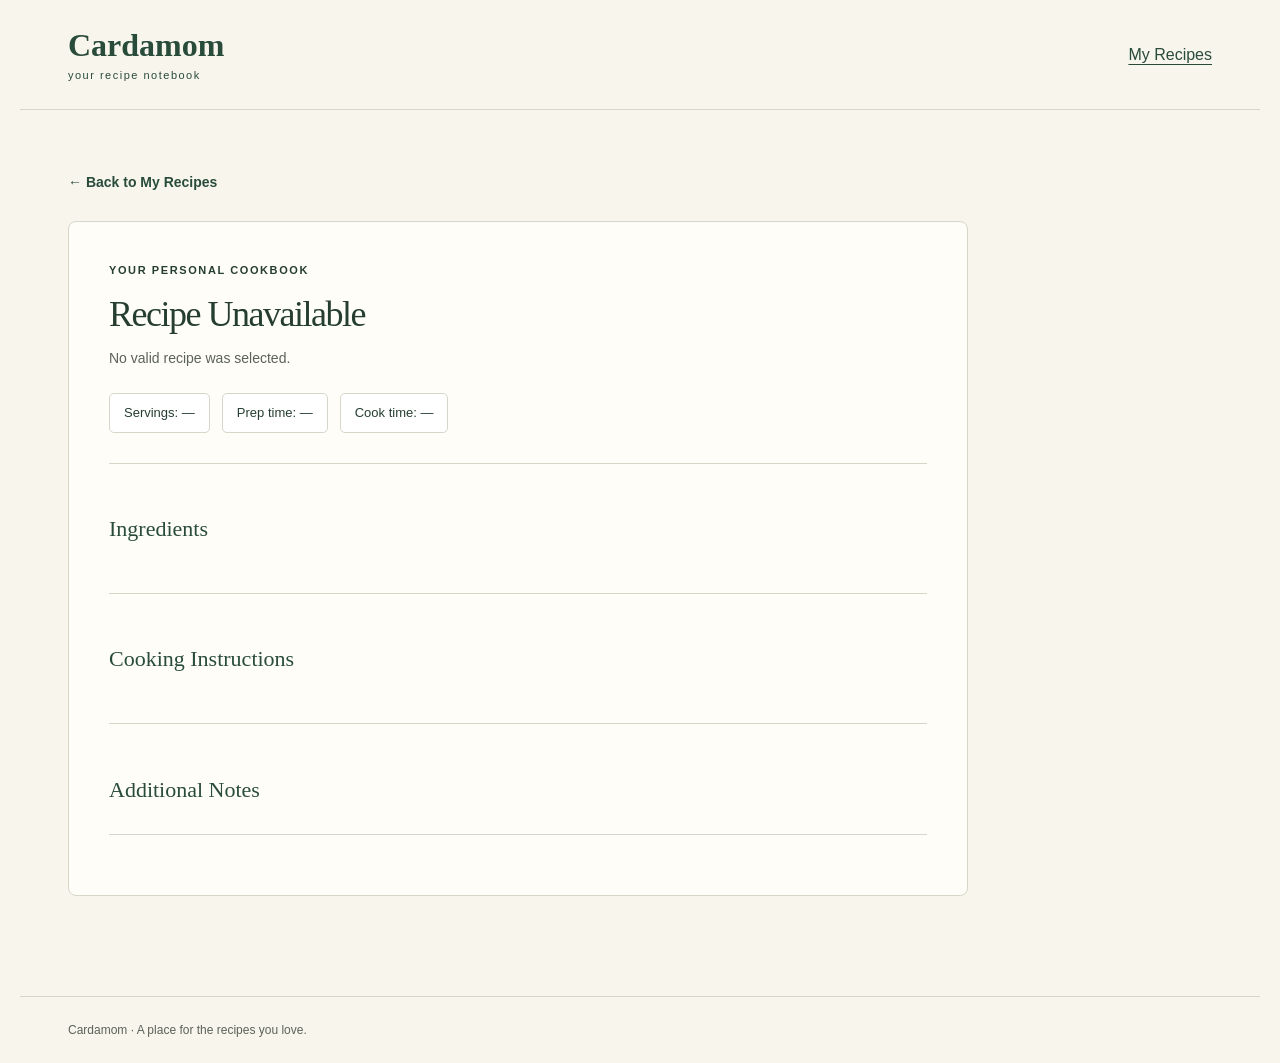
<file: frontend/recipe.html>
<!doctype html>
<!--
  University of Florida
  Cardamom Project
  By Gianluca Perrella (frontend contributions)
  CEN3031 Fall, 2026
  Displays the ingredients, instructions and details of a recipe.
-->
<html lang="en">
  <head>
    <meta charset="utf-8" />
    <meta name="viewport" content="width=device-width, initial-scale=1" />
    <title>Recipe Details | Cardamom</title>

    <link rel="stylesheet" href="dashboard.css" />
    <link rel="stylesheet" href="recipe.css" />
    <script src="recipe-card.js" defer></script>
    <script src="recipe.js" defer></script>
  </head>

  <body>
    <header class="dashboard-header">
      <a class="brand" href="dashboard.html">
        Cardamom
        <span>your recipe notebook</span>
      </a>

      <nav aria-label="Main navigation">
        <a href="dashboard.html">My Recipes</a>
      </nav>
    </header>

    <main class="dashboard-main">
      <a href="dashboard.html" class="back-link"> &larr; Back to My Recipes </a>

      <article class="recipe-details">
        <header class="recipe-details-header">
          <p class="eyebrow">Your personal cookbook</p>

          <h1 id="recipe-name">Loading recipe...</h1>

          <p class="demo-note" id="recipe-message" role="status" aria-live="polite">
            Waiting for recipe details...
          </p>

          <div class="recipe-info">
            <span id="recipe-servings">Servings: —</span>
            <span id="recipe-prep">Prep time: —</span>
            <span id="recipe-cook">Cook time: —</span>
          </div>
        </header>

        <img id="recipe-photo" class="recipe-photo" alt="" referrerpolicy="no-referrer" hidden />

        <section class="recipe-details-section">
          <h2>Ingredients</h2>
          <p id="recipe-ingredients"></p>
        </section>

        <section class="recipe-details-section">
          <h2>Cooking Instructions</h2>
          <p id="recipe-steps"></p>
        </section>

        <section class="recipe-details-section">
          <h2>Additional Notes</h2>
          <p id="recipe-notes"></p>
        </section>

        <div id="favorite-controls" class="favorite-controls" hidden>
          <button id="favorite-button" class="favorite-button" type="button" hidden>
            Save to favorites
          </button>
          <p id="favorite-message" role="status" aria-live="polite"></p>
        </div>

        <!-- Edit and delete actions at the bottom of the recipe -->
        <div class="delete-recipe-actions">
          <a id="edit-recipe-link" class="edit-recipe-link" href="dashboard.html" hidden>
            Edit Recipe
          </a>
          <button id="delete-recipe-button" class="delete-recipe-button" type="button" hidden>
            Delete Recipe
          </button>
        </div>
      </article>
    </main>

    <footer>Cardamom &middot; A place for the recipes you love.</footer>
  </body>
</html>
</file>
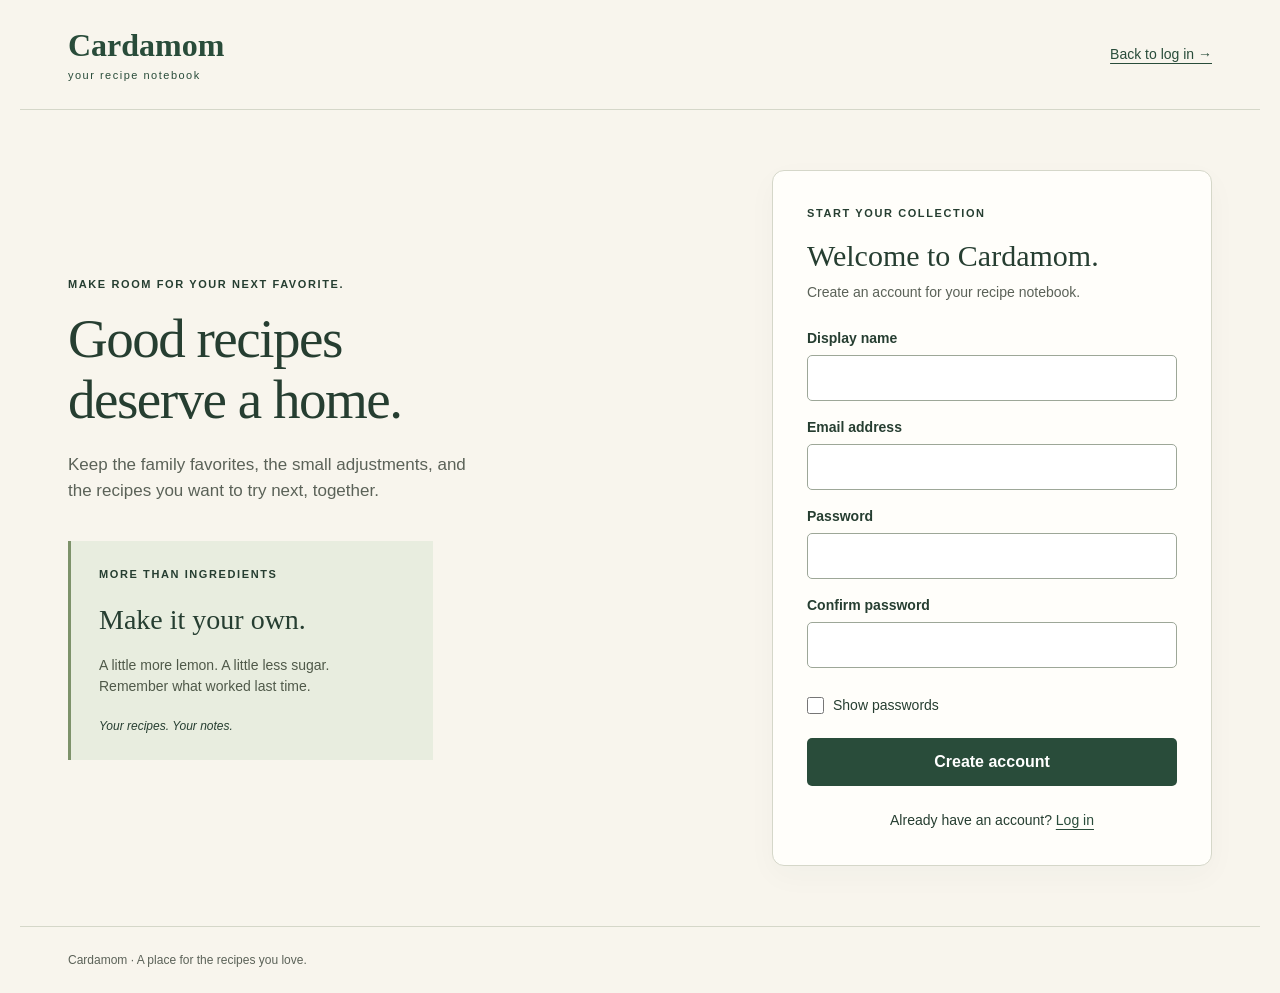
<file: frontend/register.html>
<!doctype html>
<!--
  University of Florida
  Cardamom Project
  By Gianluca Perrella (frontend contributions)
  CEN3031 Fall, 2026
  Provides the new user registration page.
-->
<html lang="en">
  <head>
    <meta charset="utf-8" />
    <meta name="viewport" content="width=device-width, initial-scale=1" />
    <title>Create an account | Cardamom</title>
    <link rel="stylesheet" href="styles.css" />
    <script src="auth.js" defer></script>
  </head>
  <body>
    <header class="site-header">
      <a class="brand" href="index.html">Cardamom<span>your recipe notebook</span></a>
      <a class="header-link" href="index.html">Back to log in &rarr;</a>
    </header>
    <main class="auth-layout">
      <section class="introduction" aria-labelledby="intro-title">
        <p class="eyebrow">Make room for your next favorite.</p>
        <h1 id="intro-title">Good recipes<br />deserve a home.</h1>
        <p class="intro-copy">
          Keep the family favorites, the small adjustments, and the recipes you want to try next,
          together.
        </p>
        <div class="recipe-note" aria-label="Example cooking note">
          <p class="eyebrow">More than ingredients</p>
          <h2>Make it your own.</h2>
          <p>A little more lemon. A little less sugar.<br />Remember what worked last time.</p>
          <span class="note-tag">Your recipes. Your notes.</span>
        </div>
      </section>
      <section class="form-card" aria-labelledby="form-title">
        <p class="eyebrow">Start your collection</p>
        <h2 id="form-title">Welcome to Cardamom.</h2>
        <p class="form-intro">Create an account for your recipe notebook.</p>
        <noscript><p class="form-message">Enable JavaScript to try this form preview.</p></noscript>
        <form id="auth-form" data-mode="register" novalidate>
          <div class="field">
            <label for="display-name">Display name</label>
            <input
              id="display-name"
              type="text"
              autocomplete="nickname"
              required
              aria-describedby="display-name-error"
            />
            <p id="display-name-error" class="field-error"></p>
          </div>
          <div class="field">
            <label for="email">Email address</label>
            <input
              id="email"
              type="email"
              autocomplete="username"
              required
              aria-describedby="email-error"
            />
            <p id="email-error" class="field-error"></p>
          </div>
          <div class="field">
            <label for="password">Password</label>
            <input
              id="password"
              type="password"
              autocomplete="new-password"
              required
              aria-describedby="password-error"
            />
            <p id="password-error" class="field-error"></p>
          </div>
          <div class="field">
            <label for="confirm-password">Confirm password</label>
            <input
              id="confirm-password"
              type="password"
              autocomplete="new-password"
              required
              aria-describedby="confirm-password-error"
            />
            <p id="confirm-password-error" class="field-error"></p>
          </div>
          <label class="checkbox-label"
            ><input id="show-password" type="checkbox" /> Show passwords</label
          >
          <button class="submit-button" type="submit" disabled>Create account</button>
          <p id="form-message" class="form-message" role="status" aria-live="polite" hidden></p>
        </form>
        <p class="switch-page">Already have an account? <a href="index.html">Log in</a></p>
      </section>
    </main>
    <footer>Cardamom &middot; A place for the recipes you love.</footer>
  </body>
</html>
</file>
<file: frontend/dashboard.css>
/*
 * University of Florida
 * Cardamom Project
 * By Gianluca Perrella (frontend contributions)
 * CEN3031 Fall, 2026
 * Defines the dashboard layout, navigation and recipe card styling.
 */

@import url('./styles.css');

/* Layout principal do dashboard */
body {
  min-height: 100vh;
}

.dashboard-header {
  max-width: 1240px;
  margin: auto;
  padding: 28px 48px;
  display: flex;
  justify-content: space-between;
  align-items: center;
  gap: 24px;
  border-bottom: 1px solid var(--line);
}

.dashboard-header nav {
  display: flex;
  align-items: center;
  gap: 28px;
}

.current-page {
  font-size: 14px;
  font-weight: bold;
  color: var(--green);
}

#logout-button {
  padding: 10px 18px;
  border: 1px solid var(--green);
  border-radius: 5px;
  background: transparent;
  color: var(--green);
  cursor: pointer;
}

#logout-button:hover {
  background: #e8eddf;
}

/* Conteudo principal */
.dashboard-main {
  max-width: 1240px;
  margin: 0 auto;
  padding: 60px 48px 100px;
}

.welcome-section {
  display: flex;
  justify-content: space-between;
  align-items: center;
  gap: 30px;
  margin-bottom: 70px;
}

.welcome-section h1 {
  margin-bottom: 12px;
}

.welcome-section p:not(.eyebrow) {
  margin: 0;
  color: var(--muted);
  font-size: 16px;
}

.add-button {
  padding: 14px 24px;
  border: none;
  border-radius: 5px;
  background: var(--green);
  color: white;
  font-weight: bold;
  white-space: nowrap;
  display: inline-flex;
  align-items: center;
  justify-content: center;
  text-decoration: none;
  cursor: pointer;
}

.add-button:disabled {
  opacity: 0.55;
  cursor: not-allowed;
}

/* Lista de receitas */
.section-heading {
  display: flex;
  justify-content: space-between;
  align-items: center;
  gap: 16px;
  margin-bottom: 28px;
}

.section-heading h2 {
  margin: 0;
  font-size: 30px;
}

.demo-label {
  padding: 6px 12px;
  border-radius: 20px;
  background: #e8eddf;
  color: var(--green);
  font-size: 12px;
}

.recipe-grid {
  display: grid;
  grid-template-columns: repeat(3, minmax(0, 1fr));
  gap: 26px;
}

/* Cartoes das receitas */
.recipe-card {
  overflow: hidden;
  border: 1px solid var(--line);
  border-radius: 8px;
  background: #fffdf8;
  transition: transform 0.2s ease;
}

.recipe-card:hover {
  transform: translateY(-4px);
}

.recipe-card-link {
  display: block;
  color: inherit;
  text-decoration: none;
  cursor: pointer;
}

.recipe-card-link:hover {
  color: inherit;
  text-decoration: none;
}

.recipe-image {
  min-height: 180px;
  padding: 24px;
  display: flex;
  justify-content: center;
  align-items: center;
  background: #e8eddf;
  color: var(--green);
  font-family: Georgia, serif;
  font-size: 30px;
  text-align: center;
}

.recipe-card:nth-child(2) .recipe-image {
  background: #f0e2cf;
}

.recipe-card:nth-child(3) .recipe-image {
  background: #eee0d6;
}

.recipe-content {
  padding: 24px;
}

.recipe-category {
  color: #6b8263;
  font-size: 11px;
  font-weight: bold;
  letter-spacing: 1px;
  text-transform: uppercase;
}

.recipe-content h3 {
  margin: 12px 0;
  font-family: Georgia, serif;
  font-size: 24px;
  font-weight: normal;
}

.recipe-content p {
  min-height: 48px;
  margin-bottom: 24px;
  color: var(--muted);
  font-size: 14px;
}

.recipe-time {
  font-size: 13px;
  font-weight: bold;
  color: var(--green);
}

/* Layout para telas menores */
@media (max-width: 900px) {
  .dashboard-header,
  .dashboard-main {
    padding-left: 24px;
    padding-right: 24px;
  }

  .recipe-grid {
    grid-template-columns: repeat(2, minmax(0, 1fr));
  }
}

@media (max-width: 600px) {
  .dashboard-header {
    padding: 22px 20px;
    flex-wrap: wrap;
  }

  .dashboard-header nav {
    gap: 16px;
  }

  .dashboard-main {
    padding: 40px 20px 70px;
  }

  .welcome-section {
    align-items: flex-start;
    flex-direction: column;
    margin-bottom: 50px;
  }

  .recipe-grid {
    grid-template-columns: 1fr;
  }

  .section-heading h2 {
    font-size: 26px;
  }
}

/* Barra de pesquisa das receitas */
.recipe-search {
  margin-bottom: 28px;
}

.recipe-search label {
  display: block;
  margin-bottom: 8px;
  color: var(--green);
  font-size: 14px;
  font-weight: bold;
}

.recipe-search input {
  width: 100%;
  max-width: 520px;
  box-sizing: border-box;
  padding: 14px 18px;
  border: 1px solid var(--line);
  border-radius: 8px;
  background: #fffdf8;
  color: var(--green);
  font: inherit;
  transition: border-color 0.2s ease;
}

.recipe-search input:focus {
  outline: 2px solid var(--green);
  outline-offset: 2px;
}

/* Melhorias visuais do dashboard */
.welcome-section {
  padding: 36px;
  margin-bottom: 42px;
  border: 1px solid var(--line);
  border-radius: 16px;
  background: linear-gradient(120deg, #e8eddf, #fffdf8);
}

.welcome-section > div {
  min-width: 0;
}

.welcome-section h1 {
  overflow-wrap: anywhere;
}

.add-button {
  border-radius: 8px;
  transition:
    transform 0.2s ease,
    box-shadow 0.2s ease;
}

.add-button:hover {
  transform: translateY(-2px);
  box-shadow: 0 4px 12px rgba(37, 73, 54, 0.18);
}

.recipe-card {
  border-radius: 14px;
  box-shadow: 0 4px 12px rgba(37, 73, 54, 0.06);
  transition:
    transform 0.2s ease,
    box-shadow 0.2s ease;
}

.recipe-card:hover {
  transform: translateY(-5px);
  box-shadow: 0 10px 24px rgba(37, 73, 54, 0.14);
}

.recipe-image {
  min-height: 200px;
  overflow-wrap: anywhere;
}

.recipe-content h3 {
  overflow-wrap: anywhere;
}

.recipe-time {
  display: block;
  padding-top: 14px;
  border-top: 1px solid var(--line);
}

.demo-label {
  padding: 8px 14px;
  font-size: 13px;
  font-weight: bold;
  white-space: nowrap;
}

#collection-message:not(:empty) {
  padding: 24px;
  border: 1px dashed var(--line);
  border-radius: 12px;
  background: #fffdf8;
  color: var(--muted);
  text-align: center;
}

#collection-message:empty {
  display: none;
}

.recipe-search input {
  border-radius: 10px;
  box-shadow: 0 2px 8px rgba(37, 73, 54, 0.04);
}

@media (max-width: 600px) {
  .welcome-section {
    padding: 24px;
  }

  .welcome-section h1 {
    font-size: 32px;
  }

  .dashboard-header nav {
    flex-wrap: wrap;
  }

  .section-heading {
    flex-wrap: wrap;
  }
}

@media (prefers-reduced-motion: reduce) {
  .recipe-card,
  .add-button {
    transition: none;
  }

  .recipe-card:hover,
  .add-button:hover {
    transform: none;
  }
}

/* Fotografias das receitas */
.recipe-image {
  position: relative;
  overflow: hidden;
}

.recipe-card-photo {
  position: absolute;
  inset: 0;
  width: 100%;
  height: 100%;
  object-fit: cover;
  opacity: 0;
}

.recipe-card-photo.is-loaded {
  opacity: 1;
}

/* Pagina da comunidade */
.discover-search {
  display: grid;
  gap: 8px;
  margin: 20px 0;
}

.discover-search label {
  font-size: 14px;
  font-weight: 600;
}

.discover-search input {
  width: 100%;
  padding: 13px 16px;
  font: inherit;
  color: inherit;
  background: white;
  border: 1px solid #cbd5c7;
  border-radius: 10px;
}

.discover-search input:focus {
  outline: 2px solid #64866a;
  outline-offset: 2px;
}

.recipe-content .recipe-author {
  color: #64866a;
  font-size: 13px;
  font-weight: 600;
}

/* Recomendacoes da comunidade */
.recommendations-section {
  margin-top: 48px;
  padding-top: 28px;
  border-top: 1px solid #d8dfd3;
}

.recommendations-description {
  color: #677667;
  font-size: 14px;
  margin: 8px 0 20px;
}

.shuffle-button {
  padding: 9px 16px;
  border: 1px solid #31583b;
  border-radius: 8px;
  background: transparent;
  color: #31583b;
  font: inherit;
  font-size: 13px;
  cursor: pointer;
}

.shuffle-button:hover:not(:disabled) {
  background: #e1ebdd;
}

.shuffle-button:disabled {
  opacity: 0.45;
  cursor: default;
}

.discover-link {
  display: inline-block;
  margin-top: 24px;
  color: #31583b;
  font-weight: 600;
  font-size: 14px;
}

/* Colecao de receitas favoritas */
.favorites-section {
  margin-top: 48px;
  padding-top: 28px;
  border-top: 1px solid #d8dfd3;
}

.favorite-card {
  display: flex;
  flex-direction: column;
  overflow: hidden;
}

.favorite-card .recipe-card-link {
  flex: 1;
  color: inherit;
  text-decoration: none;
}

.favorite-card-actions {
  margin-top: auto;
  padding: 12px 16px;
  border-top: 1px solid #e2e7de;
}

.remove-favorite-button {
  width: 100%;
  padding: 9px 12px;
  border: 1px solid #d9dfd3;
  border-radius: 7px;
  background: transparent;
  color: #a34b4b;
  font: inherit;
  font-size: 13px;
  cursor: pointer;
}

.remove-favorite-button:hover:not(:disabled) {
  background: #f5e8e8;
}

.remove-favorite-button:disabled {
  opacity: 0.5;
  cursor: default;
}
</file>
<file: frontend/recipe.css>
/*
 * University of Florida
 * Cardamom Project
 * By Gianluca Perrella (frontend contributions)
 * CEN3031 Fall, 2026
 * Styles the recipe details page and its action buttons.
 */

/* Link para voltar ao dashboard */
.back-link {
  display: inline-block;
  margin-bottom: 28px;
  color: var(--green);
  font-size: 14px;
  font-weight: bold;
  text-decoration: none;
}

.back-link:hover {
  text-decoration: underline;
}

/* Conteudo principal da receita */
.recipe-details {
  max-width: 900px;
  padding: 40px;
  border: 1px solid var(--line);
  border-radius: 8px;
  background: #fffdf8;
}

/* Nome e informacoes da receita */
.recipe-details-header {
  padding-bottom: 30px;
  border-bottom: 1px solid var(--line);
}

.recipe-details-header h1 {
  margin: 12px 0;
  color: var(--ink);
  font-size: 36px;
}

.demo-note {
  margin-bottom: 24px;
  color: var(--muted);
  font-size: 14px;
}

.recipe-info {
  display: flex;
  flex-wrap: wrap;
  gap: 12px;
}

.recipe-info span {
  padding: 9px 14px;
  border: 1px solid var(--line);
  border-radius: 5px;
  background: white;
  color: var(--ink);
  font-size: 13px;
}

/* Ingredientes, instrucoes e notas */
.recipe-details-section {
  padding: 30px 0;
  border-bottom: 1px solid var(--line);
}

.recipe-details-section:last-of-type {
  padding-bottom: 0;
  border-bottom: none;
}

.recipe-details-section h2 {
  margin-bottom: 18px;
  color: var(--green);
  font-size: 22px;
}

.recipe-details-section p {
  color: var(--ink);
  font-size: 16px;
  line-height: 1.8;
  white-space: pre-line;
  overflow-wrap: anywhere;
}

/* Delete recipe button at the bottom */
.delete-recipe-actions {
  margin-top: 28px;
  padding-top: 20px;
  border-top: 1px solid var(--line);
  text-align: right;
}

.edit-recipe-link {
  display: inline-block;
  margin-right: 10px;
  padding: 12px 20px;
  border: 1px solid var(--green);
  border-radius: 5px;
  color: var(--green);
  font-size: 14px;
  font-weight: bold;
  text-decoration: none;
}

.edit-recipe-link:hover {
  background: var(--green);
  color: white;
}

.edit-recipe-link[hidden] {
  display: none;
}

.delete-recipe-button {
  padding: 12px 20px;
  border: 1px solid var(--error);
  border-radius: 5px;
  background: var(--error);
  color: white;
  font-size: 14px;
  font-weight: bold;
  cursor: pointer;
}

.delete-recipe-button:hover {
  background: #86241d;
  border-color: #86241d;
}

.delete-recipe-button:disabled {
  opacity: 0.6;
  cursor: not-allowed;
}

/* Ajustes para telas menores */
@media (max-width: 680px) {
  .recipe-details {
    padding: 24px 20px;
  }

  .recipe-details-header h1 {
    font-size: 28px;
  }

  .recipe-info {
    gap: 8px;
  }

  .recipe-info span {
    font-size: 12px;
  }

  .recipe-details-section {
    padding: 24px 0;
  }

  .delete-recipe-actions {
    text-align: left;
  }

  .edit-recipe-link {
    display: block;
    margin: 0 0 10px;
    text-align: center;
  }

  .delete-recipe-button {
    width: 100%;
  }
}

/* Fotografia da receita */
.recipe-photo {
  display: block;
  width: 100%;
  max-height: 460px;
  object-fit: cover;
  margin-top: 28px;
  border-radius: 12px;
}

.recipe-photo[hidden] {
  display: none;
}

/* Botao de receitas favoritas */
.favorite-controls {
  margin-top: 28px;
  padding: 20px 0;
  border-top: 1px solid #d8dfd3;
}

.favorite-button {
  padding: 12px 22px;
  border: 1px solid #31583b;
  border-radius: 8px;
  background: transparent;
  color: #31583b;
  font: inherit;
  font-weight: 600;
  cursor: pointer;
}

.favorite-button:hover:not(:disabled) {
  background: #edf2e9;
}

.favorite-button.is-saved {
  background: #e1ebdd;
}

.favorite-button:disabled {
  opacity: 0.6;
  cursor: default;
}

.favorite-controls[hidden],
.favorite-button[hidden] {
  display: none;
}

#favorite-message {
  color: #677667;
  font-size: 14px;
  margin-top: 10px;
}
</file>
<file: frontend/styles.css>
/*
 * University of Florida
 * Cardamom Project
 * By Gianluca Perrella (frontend contributions)
 * CEN3031 Fall, 2026
 * Defines the shared styling for the login and registration pages.
 */

:root {
  color-scheme: light;
  --paper: #f8f5ed;
  --ink: #263e31;
  --muted: #5b6258;
  --line: #d5d7c9;
  --green: #294c3a;
  --error: #a62f25;
}

* {
  box-sizing: border-box;
}
body {
  margin: 0;
  background: var(--paper);
  color: var(--ink);
  font-family: Arial, sans-serif;
  line-height: 1.5;
}
a {
  color: var(--green);
  text-underline-offset: 4px;
}
a:hover {
  text-decoration-thickness: 2px;
}
button,
input {
  font: inherit;
}
button,
a,
input {
  -webkit-tap-highlight-color: transparent;
}
:focus-visible {
  outline: 3px solid #a9632d;
  outline-offset: 4px;
}
.site-header {
  max-width: 1240px;
  margin: auto;
  padding: 28px 48px;
  display: flex;
  justify-content: space-between;
  align-items: center;
  gap: 24px;
  border-bottom: 1px solid var(--line);
}
.brand {
  font-family: Georgia, serif;
  font-size: 32px;
  font-weight: bold;
  line-height: 1.1;
  text-decoration: none;
}
.brand span {
  display: block;
  margin-top: 6px;
  font-family: Arial, sans-serif;
  font-size: 11px;
  font-weight: normal;
  letter-spacing: 1.5px;
}
.header-link {
  font-size: 14px;
}
.auth-layout {
  max-width: 1240px;
  margin: auto;
  padding: 60px 48px;
  display: grid;
  grid-template-columns: 1fr 440px;
  align-items: center;
  gap: 80px;
}
.eyebrow {
  margin: 0 0 16px;
  font-size: 11px;
  letter-spacing: 1.6px;
  text-transform: uppercase;
  font-weight: bold;
}
h1,
h2 {
  font-family: Georgia, serif;
  font-weight: normal;
}
h1 {
  margin: 0 0 22px;
  font-size: clamp(38px, 4.3vw, 56px);
  line-height: 1.1;
  letter-spacing: -1.5px;
}
.intro-copy {
  max-width: 400px;
  color: var(--muted);
  font-size: 17px;
}
.recipe-note {
  max-width: 365px;
  margin-top: 38px;
  padding: 25px 28px;
  background: #e8eddf;
  border-left: 3px solid #7d926a;
}
.recipe-note h2 {
  margin: 0 0 12px;
  font-size: 28px;
}
.recipe-note p:not(.eyebrow) {
  color: #4f5949;
  font-size: 14px;
}
.note-tag {
  display: block;
  margin-top: 20px;
  font-size: 12px;
  font-style: italic;
}
.form-card {
  padding: 34px;
  background: #fffefa;
  border: 1px solid var(--line);
  border-radius: 12px;
  box-shadow: 0 10px 30px #263e3108;
}
.form-card h2 {
  margin: 0 0 8px;
  font-size: 30px;
  line-height: 1.2;
}
.form-intro {
  margin: 0 0 25px;
  color: var(--muted);
  font-size: 14px;
}
.field {
  margin-bottom: 16px;
}
.field label {
  display: block;
  margin-bottom: 6px;
  font-size: 14px;
  font-weight: bold;
}
.field input {
  display: block;
  width: 100%;
  min-height: 46px;
  padding: 10px 12px;
  color: var(--ink);
  background: #fff;
  border: 1px solid #9da798;
  border-radius: 5px;
}
.field input[aria-invalid='true'] {
  border-color: var(--error);
}
.field-error {
  margin: 5px 0 0;
  color: var(--error);
  font-size: 13px;
}
.field-error:empty {
  display: none;
}
.checkbox-label {
  display: flex;
  align-items: center;
  gap: 9px;
  min-height: 44px;
  margin-bottom: 10px;
  font-size: 14px;
  cursor: pointer;
}
.checkbox-label input {
  width: 17px;
  height: 17px;
  margin: 0;
  accent-color: var(--green);
}
.submit-button {
  width: 100%;
  min-height: 48px;
  padding: 12px;
  color: #fff;
  background: var(--green);
  border: 0;
  border-radius: 5px;
  font-weight: bold;
  cursor: pointer;
}
.submit-button:hover {
  background: #1d382a;
}
.submit-button:disabled {
  opacity: 0.5;
  cursor: not-allowed;
}
.form-message {
  margin: 16px 0 0;
  padding: 12px;
  border-left: 3px solid #a9632d;
  background: #f7eee2;
  font-size: 14px;
}
.switch-page {
  margin: 24px 0 0;
  font-size: 14px;
  text-align: center;
}
footer {
  max-width: 1240px;
  margin: auto;
  padding: 24px 48px;
  border-top: 1px solid var(--line);
  color: var(--muted);
  font-size: 12px;
}

@media (max-width: 900px) {
  .site-header,
  footer {
    padding-right: 24px;
    padding-left: 24px;
  }
  .auth-layout {
    padding: 40px 24px;
    grid-template-columns: 1fr 1fr;
    gap: 30px;
  }
  .form-card {
    padding: 24px;
  }
}

@media (max-width: 680px) {
  .site-header {
    padding: 22px 20px;
    flex-wrap: wrap;
    gap: 18px;
  }
  .brand {
    font-size: 28px;
  }
  .header-link {
    font-size: 13px;
  }
  .auth-layout {
    padding: 30px 20px;
    grid-template-columns: 1fr;
    gap: 26px;
  }
  h1 {
    font-size: 38px;
  }
  h1 br {
    display: none;
  }
  .intro-copy {
    margin-bottom: 0;
    font-size: 15px;
  }
  .recipe-note {
    display: none;
  }
  .form-card {
    padding: 24px 20px;
  }
  .form-card h2 {
    font-size: 28px;
  }
  footer {
    padding: 20px;
  }
}

/* Hide login fields after the server confirms a session. */
.checkbox-label[hidden],
.submit-button[hidden] {
  display: none;
}
.form-message.is-success {
  border-left-color: var(--green);
  background: #e8eddf;
}
</file>
